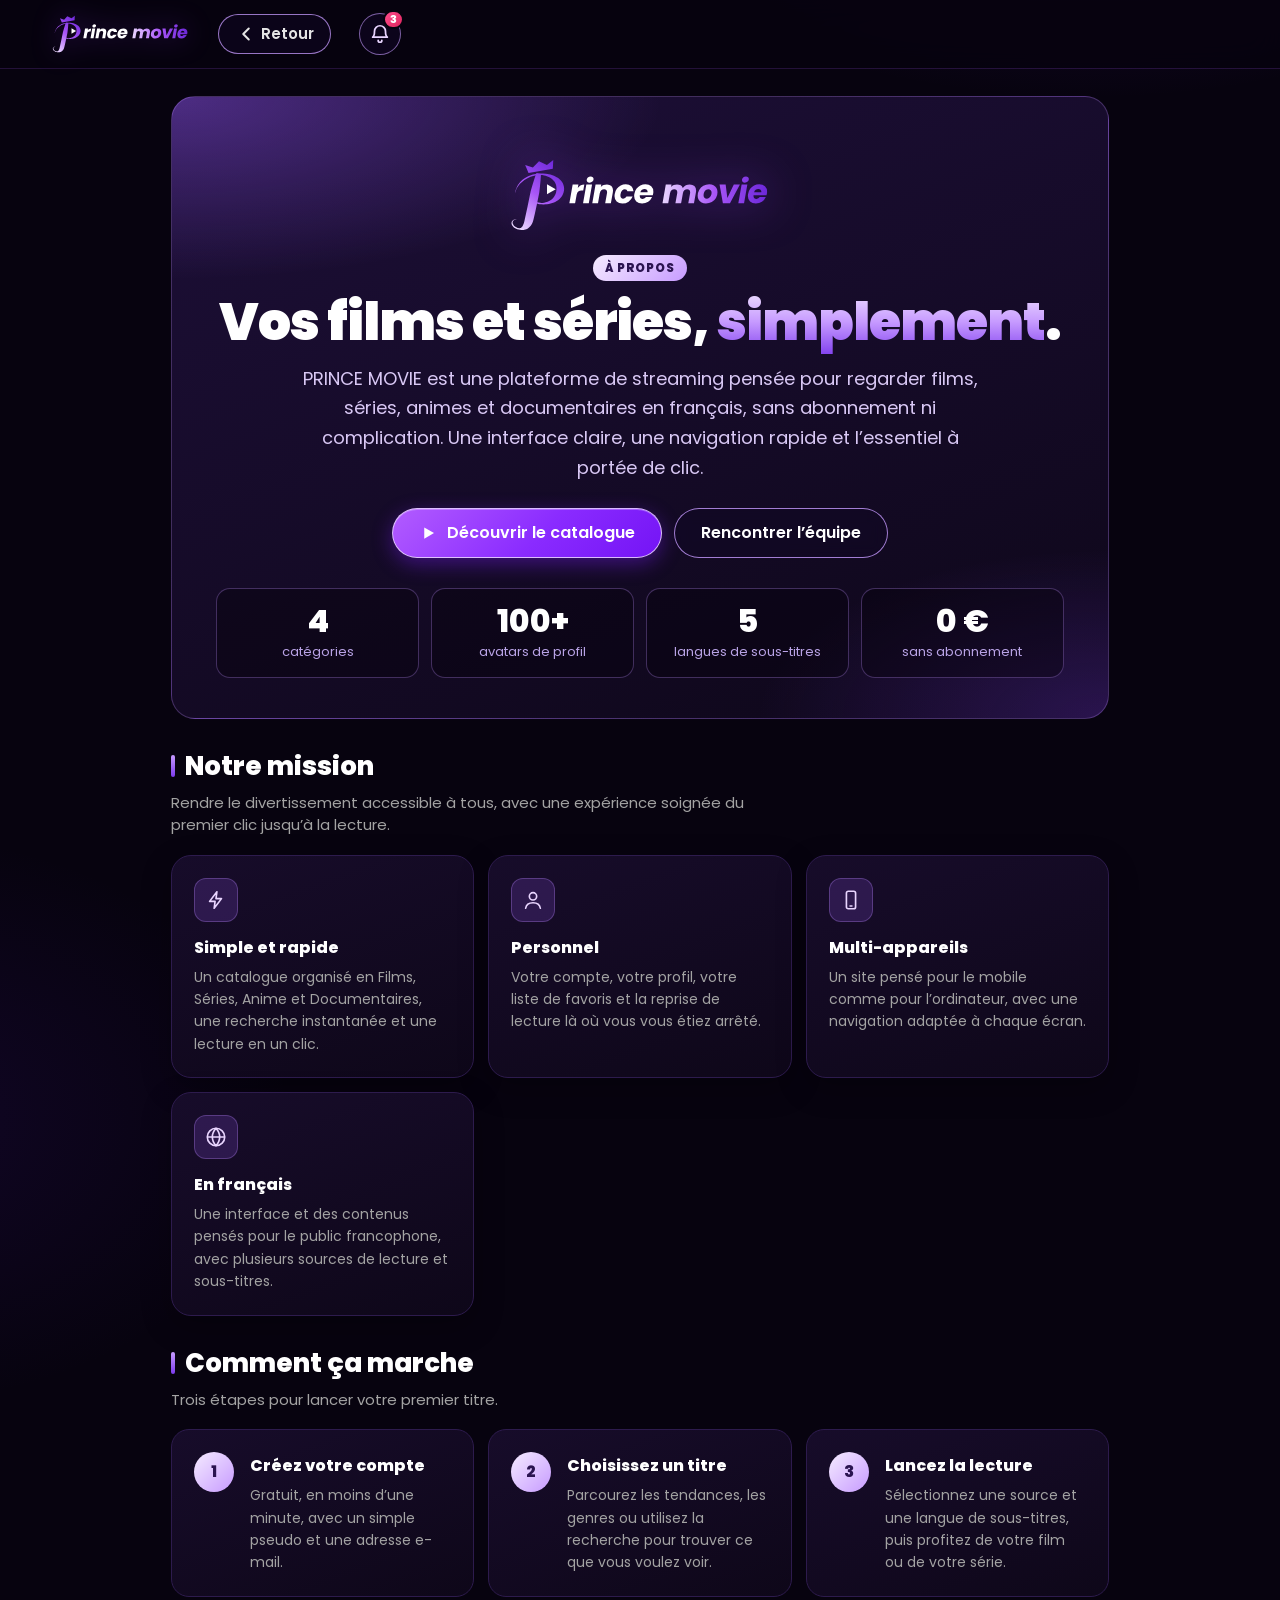
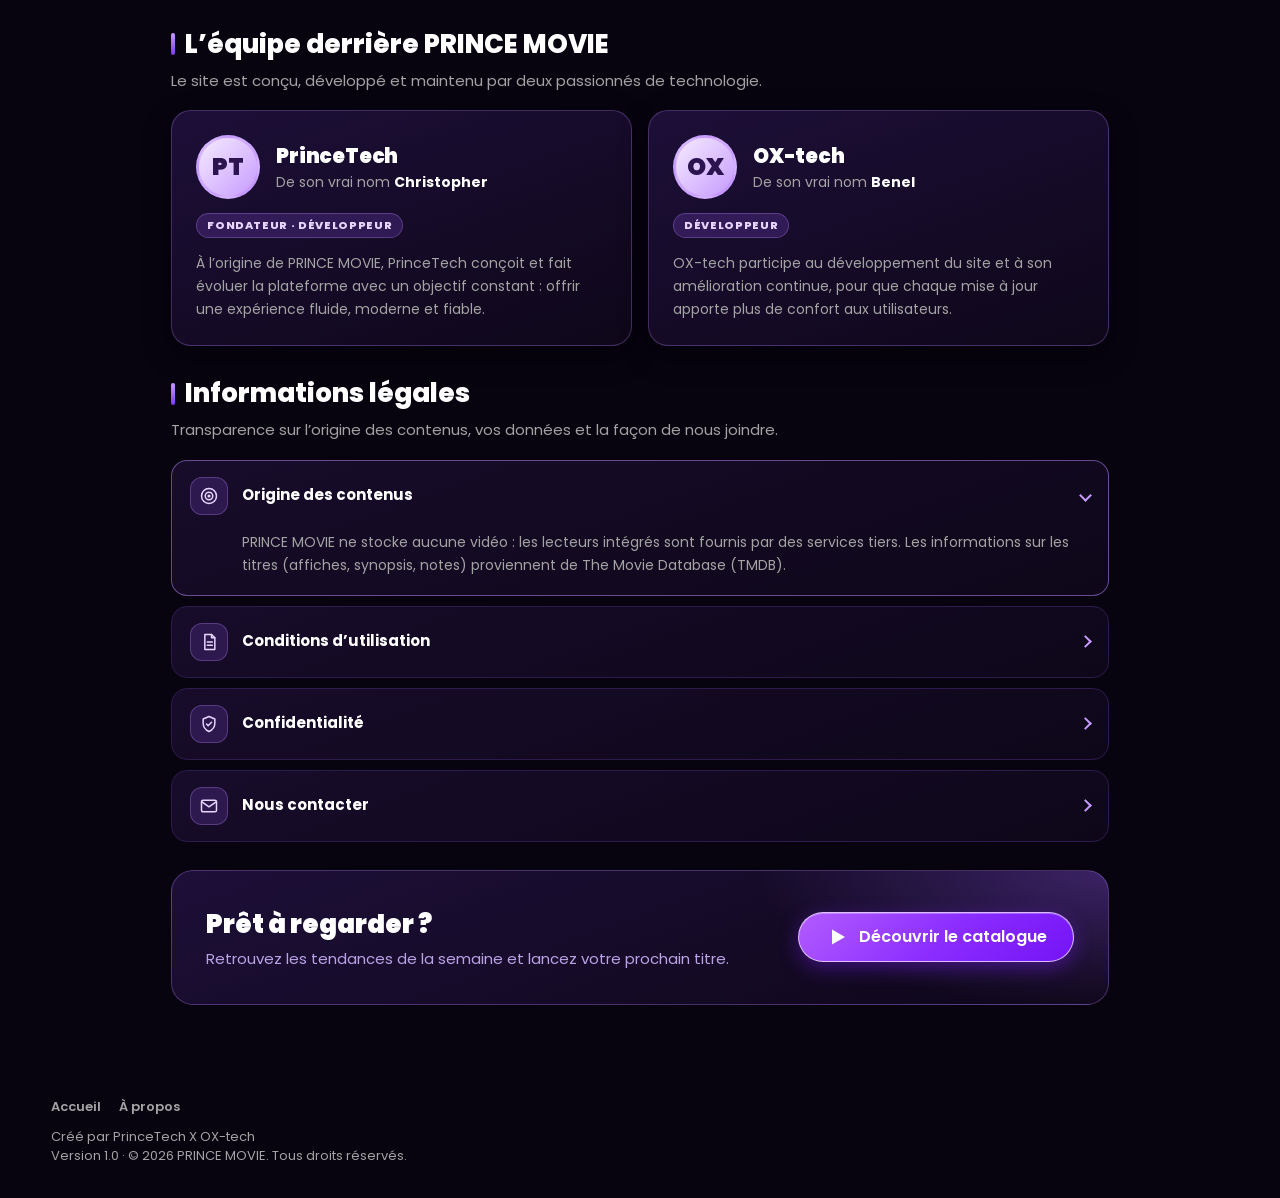
<file: about.html>
<!doctype html>
<html lang="fr">
<head>
  <meta charset="utf-8">
  <meta name="viewport" content="width=device-width, initial-scale=1, viewport-fit=cover">
  <meta name="theme-color" content="#08040f">
  <meta name="description" content="Découvrez PRINCE MOVIE, la plateforme de films et séries en français, développée par PrinceTech (Christopher) et OX-tech (Bénel).">
  <meta property="og:type" content="website">
  <meta property="og:title" content="À propos — PRINCE MOVIE">
  <meta property="og:description" content="Films et séries en français, gratuits et simples d’accès. Développé par PrinceTech et OX-tech.">
  <title>À propos — PRINCE MOVIE</title>
  <link rel="icon" href="logo.svg" type="image/svg+xml">
  <link rel="preconnect" href="https://fonts.googleapis.com">
  <link rel="preconnect" href="https://fonts.gstatic.com" crossorigin>
  <link rel="stylesheet" href="https://fonts.googleapis.com/css2?family=Poppins:ital,wght@0,400;0,500;0,600;0,700;0,800;1,700;1,800&family=Archivo:wght@400;500;600;700;800;900&display=swap">
  <link rel="stylesheet" href="style.css?v=4">
  <link rel="stylesheet" href="about.css?v=1">
  <link rel="stylesheet" href="theme.css?v=1">
  <link rel="stylesheet" href="polish.css?v=1">
  <script src="notifications.js?v=1" defer></script>
</head>
<body data-page="about">
  <header class="topbar is-solid">
    <a class="brand" href="index.html" aria-label="PRINCE MOVIE, accueil"><img class="brand-logo" src="logo-full.svg" alt="" width="151" height="48"></a>
    <a class="back-button" href="index.html"><svg viewBox="0 0 24 24" aria-hidden="true"><path d="m15 18-6-6 6-6"/></svg><span>Retour</span></a>
  </header>

  <main class="about">
    <section class="about-hero" aria-labelledby="about-title">
      <img class="about-logo" src="logo-full.svg" alt="PRINCE MOVIE" width="220" height="70">
      <span class="about-eyebrow">À propos</span>
      <h1 id="about-title">Vos films et séries, <span>simplement</span>.</h1>
      <p class="about-lead">PRINCE MOVIE est une plateforme de streaming pensée pour regarder films, séries, animes et documentaires en français, sans abonnement ni complication. Une interface claire, une navigation rapide et l’essentiel à portée de clic.</p>
      <div class="about-actions">
        <a class="button button-primary" href="index.html"><svg viewBox="0 0 24 24" aria-hidden="true"><path d="M7 4.500v15l13-7.500z"/></svg>Découvrir le catalogue</a>
        <a class="button button-ghost" href="#team-title">Rencontrer l’équipe</a>
      </div>
      <ul class="about-stats" aria-label="Chiffres clés">
        <li><b>4</b><span>catégories</span></li>
        <li><b>100+</b><span>avatars de profil</span></li>
        <li><b>5</b><span>langues de sous-titres</span></li>
        <li><b>0 €</b><span>sans abonnement</span></li>
      </ul>
    </section>

    <section class="about-section" aria-labelledby="mission-title">
      <h2 id="mission-title">Notre mission</h2>
      <p class="about-sub">Rendre le divertissement accessible à tous, avec une expérience soignée du premier clic jusqu’à la lecture.</p>
      <div class="about-grid">
        <article class="a-card"><div class="a-icon"><svg viewBox="0 0 24 24" aria-hidden="true"><path d="M13 3 5 13.500h6L10 21l8-10.500h-6Z"/></svg></div>
          <h3>Simple et rapide</h3>
          <p>Un catalogue organisé en Films, Séries, Anime et Documentaires, une recherche instantanée et une lecture en un clic.</p>
        </article>
        <article class="a-card"><div class="a-icon"><svg viewBox="0 0 24 24" aria-hidden="true"><circle cx="12" cy="8" r="4"/><path d="M4 21c.6-4 3.800-6 8-6s7.400 2 8 6"/></svg></div>
          <h3>Personnel</h3>
          <p>Votre compte, votre profil, votre liste de favoris et la reprise de lecture là où vous vous étiez arrêté.</p>
        </article>
        <article class="a-card"><div class="a-icon"><svg viewBox="0 0 24 24" aria-hidden="true"><rect x="7" y="2.500" width="10" height="19" rx="2"/><path d="M11 18.500h2"/></svg></div>
          <h3>Multi-appareils</h3>
          <p>Un site pensé pour le mobile comme pour l’ordinateur, avec une navigation adaptée à chaque écran.</p>
        </article>
        <article class="a-card"><div class="a-icon"><svg viewBox="0 0 24 24" aria-hidden="true"><circle cx="12" cy="12" r="9.500"/><path d="M3 12h18M12 2.500c2.600 2.800 4 6 4 9.500s-1.400 6.700-4 9.500c-2.600-2.800-4-6-4-9.500s1.400-6.700 4-9.500Z"/></svg></div>
          <h3>En français</h3>
          <p>Une interface et des contenus pensés pour le public francophone, avec plusieurs sources de lecture et sous-titres.</p>
        </article>
      </div>
    </section>

    <section class="about-section" aria-labelledby="how-title">
      <h2 id="how-title">Comment ça marche</h2>
      <p class="about-sub">Trois étapes pour lancer votre premier titre.</p>
      <ol class="about-steps">
        <li><span class="step-n">1</span><div><h3>Créez votre compte</h3><p>Gratuit, en moins d’une minute, avec un simple pseudo et une adresse e-mail.</p></div></li>
        <li><span class="step-n">2</span><div><h3>Choisissez un titre</h3><p>Parcourez les tendances, les genres ou utilisez la recherche pour trouver ce que vous voulez voir.</p></div></li>
        <li><span class="step-n">3</span><div><h3>Lancez la lecture</h3><p>Sélectionnez une source et une langue de sous-titres, puis profitez de votre film ou de votre série.</p></div></li>
      </ol>
    </section>

    <section class="about-section" aria-labelledby="team-title">
      <h2 id="team-title">L’équipe derrière PRINCE MOVIE</h2>
      <p class="about-sub">Le site est conçu, développé et maintenu par deux passionnés de technologie.</p>
      <div class="team">
        <article class="member">
          <div class="member-head">
            <div class="member-avatar" aria-hidden="true">PT</div>
            <div>
              <h3>PrinceTech</h3>
              <p class="member-real">De son vrai nom <strong>Christopher</strong></p>
            </div>
          </div>
          <span class="member-role">Fondateur · Développeur</span>
          <p>À l’origine de PRINCE MOVIE, PrinceTech conçoit et fait évoluer la plateforme avec un objectif constant : offrir une expérience fluide, moderne et fiable.</p>
        </article>
        <article class="member">
          <div class="member-head">
            <div class="member-avatar" aria-hidden="true">OX</div>
            <div>
              <h3>OX-tech</h3>
              <p class="member-real">De son vrai nom <strong>Benel</strong></p>
            </div>
          </div>
          <span class="member-role">Développeur</span>
          <p>OX-tech participe au développement du site et à son amélioration continue, pour que chaque mise à jour apporte plus de confort aux utilisateurs.</p>
        </article>
      </div>
    </section>

    <section class="about-section" aria-labelledby="legal-title">
      <h2 id="legal-title">Informations légales</h2>
      <p class="about-sub">Transparence sur l’origine des contenus, vos données et la façon de nous joindre.</p>
      <div class="about-list">
        <details class="about-row" open>
          <summary><span class="a-ico"><svg viewBox="0 0 24 24" aria-hidden="true"><circle cx="12" cy="12" r="9"/><circle cx="12" cy="12" r="4.500"/><circle cx="12" cy="12" r="1"/></svg></span>Origine des contenus<i aria-hidden="true"></i></summary>
          <p>PRINCE MOVIE ne stocke aucune vidéo : les lecteurs intégrés sont fournis par des services tiers. Les informations sur les titres (affiches, synopsis, notes) proviennent de The Movie Database (TMDB).</p>
        </details>
        <details class="about-row">
          <summary><span class="a-ico"><svg viewBox="0 0 24 24" aria-hidden="true"><path d="M7 3h8l4 4v14H7Z"/><path d="M15 3v4h4M10 12h6M10 16h6"/></svg></span>Conditions d’utilisation<i aria-hidden="true"></i></summary>
          <p>Le site est proposé gratuitement, pour un usage personnel. Les vidéos sont diffusées par des services tiers : leur disponibilité et leur qualité peuvent varier d’une source à l’autre. Nous pouvons modifier ou suspendre le service à tout moment.</p>
        </details>
        <details class="about-row">
          <summary><span class="a-ico"><svg viewBox="0 0 24 24" aria-hidden="true"><path d="M12 3 5 6v5c0 4.500 3 8 7 10 4-2 7-5.500 7-10V6Z"/><path d="m9 12 2 2 4-4"/></svg></span>Confidentialité<i aria-hidden="true"></i></summary>
          <p>Votre profil, vos favoris et votre historique de lecture servent uniquement à personnaliser votre expérience (« Ma liste », « Reprendre la lecture »). Le site affiche des publicités de partenaires, qui peuvent utiliser leurs propres cookies.</p>
        </details>
        <details class="about-row">
          <summary><span class="a-ico"><svg viewBox="0 0 24 24" aria-hidden="true"><rect x="3" y="5" width="18" height="14" rx="2"/><path d="m3.500 7 8.500 6 8.500-6"/></svg></span>Nous contacter<i aria-hidden="true"></i></summary>
          <p>Une question, un problème de lecture ou une suggestion ? Écrivez-nous à <strong>[VOTRE ADRESSE E-MAIL DE CONTACT]</strong>.</p>
        </details>
      </div>
    </section>

    <section class="about-cta" aria-labelledby="cta-title">
      <div>
        <h2 id="cta-title">Prêt à regarder ?</h2>
        <p>Retrouvez les tendances de la semaine et lancez votre prochain titre.</p>
      </div>
      <a class="button button-primary" href="index.html">
        <svg viewBox="0 0 24 24" aria-hidden="true"><path d="M7 4.500v15l13-7.500z"></path></svg>
        Découvrir le catalogue
      </a>
    </section>
  </main>

  <footer class="footer">
    <nav class="footer-links" aria-label="Pied de page"><a href="index.html">Accueil</a><a href="about.html">À propos</a></nav>
    <p class="footer-credit">Créé par PrinceTech X OX-tech</p>
    <p class="footer-credit">Version 1.0 · © 2026 PRINCE MOVIE. Tous droits réservés.</p>
  </footer>
</body>
</html>
</file>
<file: style.css>
/* PRINCE MOVIE — feuille de style
   Fond noir, mauve pour la marque et l’action. Police : Archivo. */

:root {
  --bg: #08040f;
  --raised: #140b22;
  --field: #20142f;
  --line: #31204a;
  --text: #fff;
  --soft: #e5e5e5;
  --muted: #a3a3a3;
  --faint: #737373;
  --red: #8b3dff;
  --green: #46d369;
  --font: "Archivo", "Helvetica Neue", Arial, system-ui, sans-serif;
  --gutter: clamp(16px, 4vw, 56px);
  --header-h: 68px;
  --gold: linear-gradient(180deg, #f5ebff 0%, #c79bff 50%, #7c3aed 100%);
  --card-w: clamp(150px, 14.2vw, 224px);
}

*, *::before, *::after { box-sizing: border-box; }
html { scroll-padding-top: 80px; -webkit-text-size-adjust: 100%; background: var(--bg); }
body {
  margin: 0;
  min-height: 100vh;
  color: var(--soft);
  font-family: var(--font);
  font-size: 16px;
  line-height: 1.5;
  background: var(--bg);
  overflow-x: hidden;
}
img, svg { display: block; max-width: 100%; }
button, input, select { font: inherit; color: inherit; }
button { cursor: pointer; }
a { color: inherit; text-decoration: none; }
[hidden] { display: none !important; }
.sr-only {
  position: absolute; width: 1px; height: 1px; overflow: hidden;
  clip: rect(0, 0, 0, 0); clip-path: inset(50%); white-space: nowrap;
}
:focus-visible { outline: 2px solid #fff; outline-offset: 2px; }

/* ---------- Écran de démarrage ---------- */
.splash-screen {
  position: fixed; inset: 0; z-index: 100;
  display: grid; place-items: center;
  background: var(--bg);
  transition: opacity .5s ease, visibility .5s ease;
}
.splash-screen.is-hidden { opacity: 0; visibility: hidden; pointer-events: none; }
.splash-content { display: grid; justify-items: center; gap: 16px; }
.splash-logo { width: auto; height: 104px; max-width: 86vw; animation: splash-in .7s ease both; }
.splash-spinner { position: relative; width: 112px; height: 2px; margin-top: 6px; overflow: hidden; background: #2c1d44; }
.splash-spinner::after {
  content: ""; position: absolute; inset: 0; width: 40%; background: var(--red);
  animation: splash-slide 1.1s ease-in-out infinite;
}
@keyframes splash-in { from { opacity: 0; transform: translateY(8px); } to { opacity: 1; transform: none; } }
@keyframes splash-slide { from { transform: translateX(-100%); } to { transform: translateX(280%); } }

/* ---------- Logo en texte ---------- */
.wordmark {
  font-family: "Poppins", "Archivo", system-ui, sans-serif; font-style: italic;
  font-weight: 700; letter-spacing: -.02em; line-height: 1; white-space: nowrap;
  color: #fff; font-size: 25px;
}
.w-movie {
  padding-right: .1em;
  background: linear-gradient(90deg, #ffd35a 0%, #ff8a3d 48%, #ff3d6e 100%);
  -webkit-background-clip: text; background-clip: text; color: transparent; -webkit-text-fill-color: transparent;
}

/* ---------- En-tête ---------- */
.topbar {
  position: fixed; top: 0; left: 0; right: 0; z-index: 50;
  display: flex; align-items: center; gap: 12px 32px;
  min-height: var(--header-h); padding: 10px var(--gutter);
  background: linear-gradient(180deg, rgba(0, 0, 0, .8) 0%, rgba(0, 0, 0, 0) 100%);
  transition: background-color .3s ease;
}
.topbar.is-solid { background: var(--bg); }
.brand { display: inline-flex; align-items: center; gap: 6px; flex: 0 0 auto; }
.brand-mark { width: 40px; height: 40px; }
.brand-logo { display: block; width: auto; height: 48px; }

.main-nav { display: flex; gap: 22px; }
.nav-link {
  padding: 6px 0; border: 0; background: none;
  color: var(--soft); font-size: 14.5px; font-weight: 500;
  transition: color .15s ease;
}
.nav-link:hover { color: var(--muted); }
.nav-link.is-active { color: var(--text); font-weight: 700; }

/* Recherche : une loupe qui s'ouvre au clic */
.search-form {
  position: relative; display: flex; align-items: center; margin-left: auto;
  height: 38px; padding: 0 10px; border: 1px solid transparent;
  transition: border-color .2s ease, background-color .2s ease;
}
.search-form svg { width: 22px; height: 22px; flex: 0 0 auto; fill: none; stroke: #fff; stroke-width: 2; stroke-linecap: round; cursor: pointer; }
.search-form input {
  width: 0; min-width: 0; height: 100%; padding: 0; border: 0; outline: 0; background: none;
  color: #fff; font-size: 14.5px; transition: width .25s ease, padding .25s ease;
}
.search-form:focus-within,
.search-form:has(input:not(:placeholder-shown)) {
  border-color: rgba(255, 255, 255, .85); background: rgba(0, 0, 0, .75);
}
.search-form:focus-within input,
.search-form input:not(:placeholder-shown) { width: min(230px, 52vw); padding: 0 8px 0 10px; }
.search-form input::placeholder { color: var(--faint); }
.search-form input::-webkit-search-cancel-button { display: none; }
.clear-search { border: 0; background: none; color: var(--muted); font-size: 22px; line-height: 1; padding: 0 2px; }
.clear-search:hover { color: #fff; }

/* ---------- Boutons ---------- */
.button {
  display: inline-flex; align-items: center; justify-content: center; gap: 10px;
  height: 46px; padding: 0 26px; border: 0; border-radius: 4px;
  font-size: 17px; font-weight: 700; white-space: nowrap;
  transition: background-color .15s ease, opacity .15s ease;
}
.button svg { width: 24px; height: 24px; fill: currentColor; }
.button svg.icon-stroke { fill: none; stroke: currentColor; stroke-width: 2; stroke-linecap: round; }
.button-primary { color: #000; background: #fff; }
.button-primary:hover { background: rgba(255, 255, 255, .75); }
.button-primary:disabled { opacity: .4; cursor: not-allowed; background: #fff; }
.button-ghost { color: #fff; background: rgba(109, 109, 110, .7); }
.button-ghost:hover { background: rgba(109, 109, 110, .45); }
.button-small { height: 38px; padding: 0 16px; font-size: 14px; }
.button-small svg { width: 18px; height: 18px; }

/* ---------- À la une ---------- */
.billboard {
  position: relative; isolation: isolate; display: flex; align-items: flex-end;
  min-height: clamp(520px, 86svh, 860px); overflow: hidden;
  padding: calc(var(--header-h) + 24px) var(--gutter) clamp(36px, 5vw, 72px);
  background: linear-gradient(135deg, var(--from, #20142f), var(--to, #08040f));
}
.billboard-media { position: absolute; inset: 0; z-index: -2; }
.billboard-media img {
  position: absolute; inset: 0; width: 100%; height: 100%; object-fit: cover; object-position: center 22%;
  opacity: 0; transition: opacity .9s ease;
}
.billboard-media img.is-current { opacity: 1; }
.billboard::before {
  content: ""; position: absolute; inset: 0; z-index: -1;
  background:
    linear-gradient(0deg, var(--bg) 1%, rgba(8, 4, 15, 0) 46%),
    linear-gradient(77deg, rgba(0, 0, 0, .78) 0%, rgba(0, 0, 0, 0) 68%);
}
.billboard-copy { width: min(100%, 600px); }
.billboard-eyebrow {
  display: flex; align-items: center; gap: 10px; margin: 0 0 12px;
  color: var(--soft); font-size: 13px; font-weight: 700; letter-spacing: .32em; text-transform: uppercase;
}
.billboard-eyebrow img { width: 24px; height: 24px; }
.billboard h2 {
  margin: 0; font-weight: 800; color: #fff;
  font-size: clamp(2.1rem, 5.4vw, 4.4rem); line-height: 1.04; letter-spacing: -.015em;
  display: -webkit-box; -webkit-box-orient: vertical; -webkit-line-clamp: 3; overflow: hidden;
  text-wrap: balance;
}
.billboard-meta { display: flex; flex-wrap: wrap; align-items: center; gap: 8px 12px; margin: 14px 0 0; font-size: 17px; color: #d6d6d6; }
.billboard-meta:empty { display: none; }
.meta-badge {
  padding: 0 8px; border: 1px solid rgba(255, 255, 255, .5); border-radius: 4px;
  color: #fff; font-size: 13px; font-weight: 700; line-height: 1.7;
}
.billboard-overview {
  display: -webkit-box; -webkit-box-orient: vertical; -webkit-line-clamp: 3; overflow: hidden;
  max-width: 52ch; margin: 14px 0 12px; color: #f0f0f0; font-size: clamp(15px, 1.5vw, 18px); line-height: 1.5;
  text-shadow: 0 1px 8px rgba(0, 0, 0, .6);
}
.billboard-genres { margin: 0 0 22px; color: var(--muted); font-size: 15px; }
.billboard-genres[hidden] + .billboard-actions { margin-top: 10px; }
.billboard-actions { display: flex; flex-wrap: wrap; gap: 12px; }
.hero-dots { display: flex; gap: 6px; margin-top: 34px; }
.hero-dot {
  position: relative; width: 26px; height: 4px; padding: 0; border: 0; border-radius: 2px;
  background: rgba(255, 255, 255, .32); transition: width .3s ease, background-color .3s ease;
}
.hero-dot::after { content: ""; position: absolute; inset: -12px 0; }
.hero-dot.is-active { width: 48px; background: #fff; }

/* ---------- Catalogue ---------- */
.shell { position: relative; z-index: 2; margin-top: calc(-1 * clamp(8px, 2vw, 32px)); padding-bottom: 56px; }
main.is-plain .shell { margin-top: 0; padding-top: calc(var(--header-h) + 28px); }
.catalogue { scroll-margin-top: calc(var(--header-h) + 8px); }
.catalogue-heading { display: flex; align-items: baseline; justify-content: space-between; gap: 16px; margin: 0 0 18px; padding: 0 var(--gutter); }
.catalogue-heading h2 { margin: 0; font-size: clamp(1.5rem, 3.4vw, 2.2rem); font-weight: 800; color: #fff; line-height: 1.05; }
.catalogue-count { flex: 0 0 auto; color: var(--faint); font-size: 14px; white-space: nowrap; }
.notice {
  margin: 0 var(--gutter) 18px; padding: 12px 16px; border-radius: 4px;
  color: var(--soft); background: var(--field); font-size: 14px;
}
.empty-state { grid-column: 1 / -1; padding: 56px var(--gutter); color: var(--muted); text-align: center; }

/* Rangées */
.row { margin: 0 0 clamp(8px, 1.6vw, 20px); }
.row-title { margin: 0 var(--gutter) 2px; color: #fff; font-size: clamp(1.2rem, 2vw, 1.6rem); font-weight: 700; line-height: 1.2; }
.row-viewport { position: relative; }
.row-track {
  display: flex; gap: 6px; overflow-x: auto; overscroll-behavior-x: contain;
  padding: 14px var(--gutter) 30px; scroll-padding-left: var(--gutter);
  scroll-snap-type: x proximity; scrollbar-width: none; -webkit-overflow-scrolling: touch;
}
.row-track::-webkit-scrollbar { display: none; }
.row-track > * { flex: 0 0 var(--card-w); scroll-snap-align: start; }
.row-arrow {
  position: absolute; top: 14px; bottom: 30px; z-index: 3; width: var(--gutter); min-width: 40px;
  display: none; align-items: center; justify-content: center; border: 0; padding: 0;
  color: #fff; background: rgba(8, 4, 15, .7); opacity: 0; transition: opacity .2s ease, background-color .2s ease;
}
.row-arrow svg { width: 28px; height: 28px; fill: none; stroke: currentColor; stroke-width: 2.4; stroke-linecap: round; stroke-linejoin: round; }
.row-arrow-prev { left: 0; }
.row-arrow-next { right: 0; }
.row-arrow:hover { background: rgba(8, 4, 15, .9); }
@media (hover: hover) {
  .row-arrow { display: flex; }
  .row-viewport:hover .row-arrow { opacity: 1; }
  .row-viewport.at-start .row-arrow-prev, .row-viewport.at-end .row-arrow-next { display: none; }
}

/* Top 10 : grands numéros contournés derrière l'affiche */
.row-track > .rank-card { flex: 0 0 auto; display: flex; align-items: flex-end; }
.rank-num {
  position: relative; z-index: 0; margin-right: calc(var(--card-w) * -.17); padding-bottom: 2px;
  font-size: calc(var(--card-w) * 1.2); font-weight: 900; line-height: .8; letter-spacing: -.06em;
  color: transparent; -webkit-text-stroke: 3px #5c5c5c; user-select: none;
}
.rank-card .media-card { position: relative; z-index: 1; flex: 0 0 var(--card-w); width: var(--card-w); }
.rank-card .card-meta { display: none; }

/* Grille (résultats de recherche) */
.poster-grid {
  display: grid; grid-template-columns: repeat(auto-fill, minmax(clamp(120px, 15vw, 190px), 1fr));
  gap: 26px 8px; padding: 0 var(--gutter);
}

/* Cartes */
.media-card { min-width: 0; }
.poster {
  position: relative; display: block; width: 100%; aspect-ratio: 2 / 3; padding: 0; overflow: hidden;
  border: 0; border-radius: 4px; background: var(--raised);
  transition: transform .25s ease, box-shadow .25s ease;
}
.poster img { width: 100%; height: 100%; object-fit: cover; }
.poster-fallback {
  display: grid; place-items: center; width: 100%; height: 100%; padding: 14px; text-align: center;
  background: linear-gradient(160deg, var(--from, #20142f), var(--to, #0d0716));
}
.poster-fallback span { font-weight: 800; font-size: 18px; line-height: 1.1; text-wrap: balance; }
.poster-type {
  position: absolute; top: 6px; left: 6px; padding: 1px 6px; border-radius: 2px;
  background: var(--red); color: #fff; font-size: 11px; font-weight: 700; line-height: 1.5;
}
.poster::after {
  content: ""; position: absolute; inset: 0; opacity: 0; transition: opacity .2s ease;
  background: linear-gradient(0deg, rgba(0, 0, 0, .85) 0%, rgba(0, 0, 0, 0) 55%);
}
.poster-play {
  position: absolute; left: 10px; bottom: 10px; z-index: 1; display: grid; place-items: center;
  width: 36px; height: 36px; border: 2px solid rgba(255, 255, 255, .85); border-radius: 50%;
  background: rgba(0, 0, 0, .5); opacity: 0; transition: opacity .2s ease;
}
.poster-play svg { width: 16px; height: 16px; margin-left: 2px; fill: #fff; }
.poster:focus-visible::after, .poster:focus-visible .poster-play { opacity: 1; }
@media (hover: hover) {
  .poster:hover { transform: scale(1.07); box-shadow: 0 10px 28px rgba(0, 0, 0, .65); z-index: 4; }
  .poster:hover::after, .poster:hover .poster-play { opacity: 1; }
}
.card-meta { margin-top: 8px; padding-right: 4px; }
.card-title {
  display: -webkit-box; -webkit-box-orient: vertical; -webkit-line-clamp: 1; overflow: hidden;
  color: var(--soft); font-size: 13.5px; font-weight: 600; line-height: 1.3;
}
.card-year { display: block; color: var(--faint); font-size: 12.5px; }

.skeleton { aspect-ratio: 2 / 3; border-radius: 4px; background: linear-gradient(90deg, #120a1e 25%, #262626 50%, #120a1e 75%); background-size: 220% 100%; animation: shimmer 1.4s linear infinite; }
.row-title-skeleton { width: 220px; height: 22px; margin: 0 var(--gutter); border-radius: 3px; background: #140b22; }
@keyframes shimmer { from { background-position: 120% 0; } to { background-position: -120% 0; } }

/* ---------- Fenêtre « Plus d'infos » ---------- */
.info {
  width: min(720px, calc(100vw - 24px)); max-height: calc(100dvh - 24px); padding: 0; border: 0; border-radius: 10px;
  overflow: auto; color: var(--soft); background: #0f0818; box-shadow: 0 24px 70px rgba(0, 0, 0, .75);
}
.info::backdrop { background: rgba(0, 0, 0, .75); }
.info-media { position: relative; aspect-ratio: 16 / 9; background: linear-gradient(135deg, var(--from, #20142f), var(--to, #08040f)); }
.info-media img { width: 100%; height: 100%; object-fit: cover; }
.info-media::after { content: ""; position: absolute; inset: 0; background: linear-gradient(0deg, #0f0818 2%, rgba(24, 24, 24, 0) 58%); }
.info-close {
  position: absolute; top: 12px; right: 12px; z-index: 2; display: grid; place-items: center;
  width: 38px; height: 38px; padding: 0; border: 0; border-radius: 50%; color: #fff; background: rgba(8, 4, 15, .85);
}
.info-close svg { width: 18px; height: 18px; fill: none; stroke: currentColor; stroke-width: 2.4; stroke-linecap: round; }
.info-body { position: relative; z-index: 1; margin-top: -44px; padding: 0 clamp(18px, 4vw, 32px) 28px; }
.info h2 { margin: 0; color: #fff; font-size: clamp(1.7rem, 4vw, 2.4rem); font-weight: 800; line-height: 1.05; letter-spacing: -.01em; }
.info-overview { margin: 14px 0 10px; font-size: 16px; line-height: 1.6; }
.info .billboard-genres { margin-bottom: 20px; }

/* ---------- Barre du bas (mobile) ---------- */
.tabbar { display: none; }

/* ---------- Pied de page ---------- */
.footer {
  padding: 28px var(--gutter) calc(32px + env(safe-area-inset-bottom));
  color: var(--faint); font-size: 13px;
}
.footer p { margin: 0 0 8px; max-width: 62ch; }
.footer .footer-credit { margin: 0; color: var(--muted); }

/* ---------- Page de lecture ---------- */
.player-topbar { position: sticky; background: var(--bg); }
.player-topbar .back-button { margin-left: auto; }
.back-button {
  display: inline-flex; align-items: center; gap: 4px; padding: 8px 4px;
  color: var(--soft); font-size: 15px; font-weight: 600; transition: color .15s ease;
}
.back-button:hover { color: #fff; }
.back-button svg { width: 22px; height: 22px; fill: none; stroke: currentColor; stroke-width: 2.2; stroke-linecap: round; stroke-linejoin: round; }

.watch-page { width: min(100%, 1280px); margin: 0 auto; padding: 8px var(--gutter) 56px; }
.cinema-frame {
  position: relative; width: 100%; aspect-ratio: 16 / 9; min-height: 220px; max-height: 78vh;
  overflow: hidden; background: #000;
}
.cinema-frame iframe { position: absolute; inset: 0; width: 100%; height: 100%; border: 0; background: #000; }
.cinema-empty {
  position: absolute; inset: 0; display: grid; place-content: center; justify-items: center; gap: 6px; padding: 24px; text-align: center;
}
.cinema-logo { width: 48px; height: 48px; margin-bottom: 8px; border-radius: 11px; }
.cinema-title { margin: 0; color: #fff; font-size: 18px; font-weight: 700; }
.cinema-description { max-width: 46ch; margin: 0; color: var(--muted); font-size: 14.5px; }
.cinema-empty.is-error .cinema-title { color: #ff7a7a; }
.loader-bars { display: flex; align-items: flex-end; gap: 4px; height: 22px; margin-top: 14px; }
.loader-bars i { width: 4px; height: 100%; background: var(--red); transform-origin: bottom; animation: bars 1s ease-in-out infinite; }
.loader-bars i:nth-child(2) { animation-delay: .12s; }
.loader-bars i:nth-child(3) { animation-delay: .24s; }
.loader-bars i:nth-child(4) { animation-delay: .36s; }
.loader-bars i:nth-child(5) { animation-delay: .48s; }
@keyframes bars { 0%, 100% { transform: scaleY(.25); } 50% { transform: scaleY(1); } }

.watch-heading { display: flex; flex-wrap: wrap; align-items: flex-start; justify-content: space-between; gap: 14px 24px; margin: 22px 0 0; }
.watch-heading h1 { margin: 0; color: #fff; font-weight: 800; font-size: clamp(1.8rem, 4.6vw, 2.9rem); line-height: 1.05; letter-spacing: -.015em; text-wrap: balance; }
.watch-subtitle { margin: 8px 0 0; color: var(--muted); font-size: 15px; }
.watch-side { display: flex; flex-wrap: wrap; align-items: center; gap: 10px 16px; }
.source-status { display: inline-flex; align-items: center; gap: 8px; color: var(--muted); font-size: 13.5px; }
.status-indicator { width: 8px; height: 8px; flex: 0 0 auto; border-radius: 50%; background: var(--green); }
.source-status.is-error { color: #ff9a9a; }
.source-status.is-error .status-indicator { background: var(--red); }

.watch-toolbar { margin-top: 26px; padding-top: 22px; border-top: 1px solid var(--line); }
.control-grid { display: grid; grid-template-columns: repeat(auto-fit, minmax(170px, 1fr)); gap: 16px; }
.episode-controls { display: contents; }
.field label { display: block; margin-bottom: 6px; color: var(--muted); font-size: 13px; font-weight: 600; }
.field select {
  width: 100%; height: 44px; padding: 0 38px 0 12px; border: 1px solid #454545; border-radius: 3px;
  background: var(--field) url("data:image/svg+xml,%3Csvg xmlns='http://www.w3.org/2000/svg' viewBox='0 0 24 24' fill='none' stroke='%23a3a3a3' stroke-width='2.2' stroke-linecap='round' stroke-linejoin='round'%3E%3Cpath d='m6 9 6 6 6-6'/%3E%3C/svg%3E") no-repeat right 10px center / 18px;
  -webkit-appearance: none; appearance: none; font-size: 15px; text-overflow: ellipsis;
  transition: border-color .15s ease;
}
.field select:hover:not(:disabled) { border-color: #8a8a8a; }
.field select:disabled { color: var(--faint); opacity: .7; }
.episode-controls .button { align-self: end; }
.player-tip { margin: 16px 0 0; color: var(--faint); font-size: 13.5px; max-width: 80ch; }

/* ---------- Mobile ---------- */
@media (max-width: 820px) {
  :root { --header-h: 64px; --card-w: clamp(112px, 34vw, 160px); }
  body:has(> .tabbar) { padding-bottom: calc(64px + env(safe-area-inset-bottom)); }
  .topbar:not(.player-topbar) .main-nav { display: none; }
  .wordmark { font-size: 22px; }
  .brand-logo { height: 42px; }
  .billboard { min-height: clamp(500px, 78svh, 680px); padding-bottom: 28px; }
  .billboard::before { background: linear-gradient(0deg, var(--bg) 1%, rgba(8, 4, 15, .7) 40%, rgba(0, 0, 0, .35) 100%); }
  .billboard-media img { object-position: 58% 18%; }
  .billboard-overview { -webkit-line-clamp: 2; }
  .billboard-actions .button { flex: 0 0 auto; padding: 0 22px; font-size: 16px; }
  .hero-dots { margin-top: 26px; }
  .player-topbar { --header-h: 60px; }
  .poster-grid { grid-template-columns: repeat(3, minmax(0, 1fr)); }
  .tabbar {
    position: fixed; left: 0; right: 0; bottom: 0; z-index: 60; display: grid; grid-template-columns: repeat(4, 1fr);
    padding: 6px 4px calc(6px + env(safe-area-inset-bottom));
    background: rgba(8, 4, 15, .97); border-top: 1px solid #2c1d44;
  }
  .tab {
    display: grid; justify-items: center; gap: 3px; padding: 6px 0; border: 0; background: none;
    color: #8c8c8c; font-size: 11.5px; font-weight: 600;
  }
  .tab svg { width: 24px; height: 24px; fill: none; stroke: currentColor; stroke-width: 1.8; stroke-linecap: round; stroke-linejoin: round; }
  .tab.is-active { color: #fff; }
  .tab.is-active svg { stroke-width: 2.2; }
}
@media (max-width: 520px) {
  .poster-grid { grid-template-columns: repeat(2, minmax(0, 1fr)); gap: 22px 8px; }
  .control-grid { grid-template-columns: 1fr 1fr; gap: 14px; }
  .control-grid > .field:first-child { grid-column: 1 / -1; }
  .episode-controls .button { grid-column: 1 / -1; }
  .watch-page { padding-inline: 0; }
  .watch-heading, .watch-toolbar { margin-inline: var(--gutter); }
}

@media (prefers-reduced-motion: reduce) {
  *, *::before, *::after { animation-duration: .01ms !important; animation-iteration-count: 1 !important; transition-duration: .01ms !important; }
}

.no-splash .splash-screen { display: none; }

/* Plein écran du lecteur */
.fs-exit {
  position: absolute; top: 12px; left: 12px; z-index: 5; display: inline-flex; align-items: center; gap: 6px;
  padding: 8px 14px 8px 10px; border: 0; border-radius: 4px;
  background: rgba(0, 0, 0, .7); color: #fff; font-size: 13px; font-weight: 600;
}
.fs-exit[hidden] { display: none; }
.fs-exit svg { width: 16px; height: 16px; fill: none; stroke: currentColor; stroke-width: 2.4; stroke-linecap: round; }
.cinema-frame:fullscreen, .cinema-frame:-webkit-full-screen {
  width: 100vw; height: 100vh; max-height: none; aspect-ratio: auto;
}
.cinema-frame.is-pseudo-fullscreen {
  position: fixed; inset: 0; z-index: 1000; width: 100vw; height: 100vh; height: 100dvh;
  max-height: none; min-height: 0; aspect-ratio: auto;
}
body.has-fullscreen { overflow: hidden; }

/* Icônes vectorielles */
.ic{width:1.1em;height:1.1em;fill:none;stroke:currentColor;stroke-width:1.8;stroke-linecap:round;stroke-linejoin:round;vertical-align:-.18em}
.eye .ic{width:20px;height:20px;margin:auto}.admin-chip .ic,.admin-tag .ic{color:#e9d5ff}
</file>
<file: about.css>
/* PRINCE MOVIE — page À propos */
.about { max-width: 1040px; margin: 0 auto; padding: calc(var(--header-h) + 28px) var(--gutter) 64px; }
.about-hero { position: relative; overflow: hidden; margin: 0 0 28px; padding: clamp(28px, 6vw, 56px) clamp(20px, 4vw, 44px); border-radius: 24px; border: 1px solid rgba(190, 140, 255, .28);
  background: radial-gradient(700px 260px at 0% 0%, rgba(155, 92, 255, .38), transparent 70%), radial-gradient(500px 240px at 100% 100%, rgba(124, 58, 237, .25), transparent 70%), linear-gradient(160deg, #1d0f38, #0e0719); }
.about-eyebrow { display: inline-block; margin: 0 0 14px; padding: 4px 12px; border-radius: 999px; font-size: 12px; font-weight: 800; letter-spacing: .08em; text-transform: uppercase; color: #2b1450; background: linear-gradient(135deg, #f5ebff, #c79bff); }
.about-hero h1 { margin: 0 0 14px; color: #fff; font-size: clamp(30px, 5.4vw, 52px); font-weight: 900; line-height: 1.05; letter-spacing: -.02em; }
.about-hero h1 span { background: var(--gold); -webkit-background-clip: text; background-clip: text; color: transparent; }
.about-lead { margin: 0; max-width: 62ch; color: #d9c8f5; font-size: clamp(15px, 2vw, 18px); line-height: 1.65; }

.about-section { margin: 0 0 28px; }
.about-section > h2 { display: flex; align-items: center; gap: 10px; margin: 0 0 6px; color: #fff; font-size: clamp(20px, 2.6vw, 26px); font-weight: 800; }
.about-section > h2::before { content: ""; width: 4px; height: 22px; border-radius: 2px; background: linear-gradient(#c79bff, #7c3aed); }
.about-sub { margin: 0 0 18px; max-width: 70ch; color: var(--muted); font-size: 15px; }

.about-grid { display: grid; grid-template-columns: repeat(auto-fit, minmax(230px, 1fr)); gap: 14px; }
.a-card { padding: 22px; border-radius: 18px; background: linear-gradient(160deg, #170c2a, #0e0719); border: 1px solid var(--line); box-shadow: 0 10px 30px rgba(0, 0, 0, .25); transition: border-color .2s, transform .2s; }
.a-card:hover { border-color: rgba(190, 140, 255, .5); transform: translateY(-2px); }
.a-card .a-icon { display: grid; place-items: center; width: 44px; height: 44px; margin-bottom: 14px; border-radius: 12px; color: #e9d5ff; background: rgba(155, 92, 255, .18); border: 1px solid rgba(190, 140, 255, .3); }
.a-card .a-icon svg { width: 22px; height: 22px; fill: none; stroke: currentColor; stroke-width: 1.8; stroke-linecap: round; stroke-linejoin: round; }
.a-card h3 { margin: 0 0 6px; color: #fff; font-size: 16px; font-weight: 800; }
.a-card p { margin: 0; color: var(--muted); font-size: 14px; line-height: 1.6; }

.team { display: grid; grid-template-columns: repeat(auto-fit, minmax(280px, 1fr)); gap: 16px; }
.member { display: flex; flex-direction: column; gap: 14px; padding: 24px; border-radius: 20px; background: linear-gradient(160deg, #1d0f38, #0e0719); border: 1px solid rgba(190, 140, 255, .28); box-shadow: 0 10px 30px rgba(0, 0, 0, .25); }
.member-head { display: flex; align-items: center; gap: 16px; }
.member-avatar { display: grid; place-items: center; flex: none; width: 64px; height: 64px; border-radius: 50%; color: #2b1450; font-size: 24px; font-weight: 900; background: linear-gradient(135deg, #f5ebff, #c79bff); border: 3px solid rgba(190, 140, 255, .5); }
.member h3 { margin: 0; color: #fff; font-size: 20px; font-weight: 900; letter-spacing: -.01em; }
.member-real { margin: 2px 0 0; color: #b9a3e6; font-size: 14px; }
.member-real strong { color: #fff; }
.member-role { align-self: flex-start; padding: 3px 10px; border-radius: 999px; font-size: 11px; font-weight: 800; letter-spacing: .06em; text-transform: uppercase; color: #e9d5ff; background: rgba(155, 92, 255, .2); border: 1px solid rgba(190, 140, 255, .3); }
.member p { margin: 0; color: var(--muted); font-size: 14px; line-height: 1.65; }

.about-note { padding: 20px 22px; border-radius: 16px; color: #cdb6f5; font-size: 14px; line-height: 1.65; background: rgba(155, 92, 255, .08); border: 1px solid rgba(190, 140, 255, .22); }
.about-note strong { color: #fff; }
.about-cta { display: flex; flex-wrap: wrap; align-items: center; justify-content: space-between; gap: 18px; padding: clamp(22px, 4vw, 34px); border-radius: 22px; border: 1px solid rgba(190, 140, 255, .3);
  background: radial-gradient(500px 200px at 100% 0%, rgba(155, 92, 255, .3), transparent 70%), linear-gradient(160deg, #1d0f38, #0e0719); }
.about-cta h2 { margin: 0 0 4px; color: #fff; font-size: clamp(20px, 3vw, 26px); font-weight: 900; }
.about-cta p { margin: 0; color: #b9a3e6; font-size: 15px; }
.footer-links { display: flex; flex-wrap: wrap; gap: 6px 18px; margin: 0 0 10px; }
.footer-links a { color: var(--muted); font-weight: 600; }
.footer-links a:hover { color: #fff; }
@media (max-width: 560px) { .member-head { align-items: flex-start; } .about-cta .button { width: 100%; justify-content: center; } }
@media (prefers-reduced-motion: reduce) { .a-card { transition: none; } .a-card:hover { transform: none; } }

/* ---------- Version professionnelle ---------- */
.about-hero { padding-bottom: clamp(24px, 4vw, 40px); }
.about-actions { display: flex; flex-wrap: wrap; gap: 12px; margin: 26px 0 0; }
.about-actions .button svg { width: 18px; height: 18px; fill: currentColor; }
.about-stats { display: grid; grid-template-columns: repeat(auto-fit, minmax(130px, 1fr)); gap: 12px; margin: 30px 0 0; padding: 0; list-style: none; }
.about-stats li { padding: 14px 16px; border-radius: 14px; background: rgba(8, 4, 15, .45); border: 1px solid rgba(190, 140, 255, .3); }
.about-stats b { display: block; color: #fff; font-size: clamp(24px, 3.4vw, 32px); font-weight: 800; line-height: 1.1; }
.about-stats span { color: #b9a3e6; font-size: 13px; }
.a-card { border-width: 1.5px; }
.about-steps { display: grid; grid-template-columns: repeat(auto-fit, minmax(260px, 1fr)); gap: 14px; margin: 0; padding: 0; list-style: none; counter-reset: s; }
.about-steps li { display: flex; gap: 16px; padding: 22px; border-radius: 18px; background: linear-gradient(160deg, #170c2a, #0e0719); border: 1.5px solid var(--line); }
.step-n { display: grid; place-items: center; flex: none; width: 40px; height: 40px; border-radius: 50%; color: #2b1450; font-weight: 800; background: linear-gradient(135deg, #f5ebff, #c79bff); }
.about-steps h3 { margin: 2px 0 6px; color: #fff; font-size: 16px; font-weight: 800; }
.about-steps p { margin: 0; color: var(--muted); font-size: 14px; line-height: 1.6; }
.member { border-width: 1.5px; }
.about-note { border-width: 1.5px; }
@media (max-width: 560px) { .about-actions .button { flex: 1 1 100%; justify-content: center; } }

/* ---------- Style application : logo et liste d'informations ---------- */
.about-hero { text-align: center; }
.about-hero .about-lead { margin-left: auto; margin-right: auto; }
.about-logo { display: block; width: auto; height: clamp(56px, 11vw, 84px); margin: 0 auto 18px; filter: drop-shadow(0 0 22px rgba(155, 61, 255, .5)); }
.about-actions { justify-content: center; }
.about-list { display: grid; gap: 10px; }
.about-row { border-radius: 16px; background: linear-gradient(160deg, #170c2a, #0e0719); border: 1.5px solid var(--line); overflow: hidden; }
.about-row[open] { border-color: rgba(190, 140, 255, .5); }
.about-row summary { display: flex; align-items: center; gap: 14px; padding: 16px 18px; color: #fff; font-weight: 700; font-size: 15px; cursor: pointer; list-style: none; }
.about-row summary::-webkit-details-marker { display: none; }
.about-row summary i { margin-left: auto; width: 9px; height: 9px; border-right: 2px solid #c79bff; border-bottom: 2px solid #c79bff; transform: rotate(-45deg); transition: transform .2s; }
.about-row[open] summary i { transform: rotate(45deg); }
.about-row summary:focus-visible { outline: 2px solid #c79bff; outline-offset: -2px; }
.a-ico { display: grid; place-items: center; flex: none; width: 38px; height: 38px; border-radius: 12px; color: #e9d5ff; background: rgba(155, 92, 255, .18); border: 1px solid rgba(190, 140, 255, .3); }
.a-ico svg { width: 20px; height: 20px; fill: none; stroke: currentColor; stroke-width: 1.8; stroke-linecap: round; stroke-linejoin: round; }
.about-row p { margin: 0; padding: 0 18px 18px 70px; color: var(--muted); font-size: 14px; line-height: 1.65; }
.about-row p strong { color: #fff; }
@media (max-width: 560px) { .about-row p { padding-left: 18px; } }
</file>
<file: theme.css>
/* PRINCE MOVIE — thème « néon mauve » (chargé en dernier, surcharge le style de base) */
:root {
  --bg: #07030f;
  --raised: #120a22;
  --field: #1b1030;
  --line: #2d1b4d;
  --red: #9b3dff;
  --purple: #a855f7;
  --purple-deep: #7c1fff;
  --purple-soft: #c084fc;
  --glow: rgba(155, 61, 255, .45);
  --font: "Poppins", "Archivo", "Helvetica Neue", Arial, system-ui, sans-serif;
  --card-w: clamp(150px, 14.2vw, 224px);
}
html { background: var(--bg); }
body {
  font-family: var(--font);
  background:
    radial-gradient(900px 520px at 85% -8%, rgba(96, 28, 200, .28), transparent 62%),
    radial-gradient(700px 480px at -10% 40%, rgba(70, 20, 160, .16), transparent 60%),
    var(--bg);
  background-attachment: fixed;
}
:focus-visible { outline-color: var(--purple-soft); }
.no-scroll { overflow: hidden; }

/* ---------- En-tête ---------- */
.topbar { gap: 12px 28px; background: linear-gradient(180deg, rgba(7, 3, 15, .88) 0%, rgba(7, 3, 15, 0) 100%); }
.topbar.is-solid { background: rgba(7, 3, 15, .9); backdrop-filter: blur(16px); -webkit-backdrop-filter: blur(16px); box-shadow: 0 1px 0 rgba(168, 85, 247, .18); }
.brand-logo { height: 44px; filter: drop-shadow(0 0 14px rgba(155, 61, 255, .35)); }
.menu-btn { display: none; place-items: center; width: 42px; height: 42px; margin-left: -8px; padding: 0; border: 0; background: none; color: #fff; }
.menu-btn svg { width: 28px; height: 28px; fill: none; stroke: currentColor; stroke-width: 2.2; stroke-linecap: round; }
.nav-link { position: relative; color: #cbb6f2; font-family: var(--font); font-weight: 500; }
.nav-link:hover { color: #fff; }
.nav-link.is-active { color: #fff; font-weight: 700; }
.nav-link.is-active::after { content: ""; position: absolute; left: 0; right: 0; bottom: -4px; height: 3px; border-radius: 2px; background: linear-gradient(90deg, var(--purple), var(--purple-deep)); box-shadow: 0 0 12px var(--glow); }
.search-form { border-radius: 999px; }
.search-form:focus-within, .search-form:has(input:not(:placeholder-shown)) { border-color: rgba(168, 85, 247, .75); background: rgba(14, 6, 30, .92); }
.user-btn { border-radius: 50%; box-shadow: 0 0 0 2px rgba(168, 85, 247, .75), 0 0 18px var(--glow); }

/* ---------- Boutons ---------- */
.button { height: 50px; padding: 0 26px; border-radius: 999px; font-family: var(--font); font-size: 16px; font-weight: 600; }
.button-primary { color: #fff; background: linear-gradient(135deg, #b25cff 0%, #8a2bff 55%, #7414f5 100%); box-shadow: 0 8px 26px var(--glow), inset 0 1px 0 rgba(255, 255, 255, .25); }
.button-primary:hover { background: linear-gradient(135deg, #c070ff, #9a3dff 55%, #8420ff); filter: brightness(1.05); }
.button-primary:disabled { background: linear-gradient(135deg, #b25cff, #7414f5); }
.button-ghost { color: #fff; background: rgba(18, 8, 38, .55); border: 1px solid rgba(168, 85, 247, .6); backdrop-filter: blur(8px); -webkit-backdrop-filter: blur(8px); }
.button-ghost:hover { background: rgba(60, 20, 120, .5); }
.button-small { height: 40px; padding: 0 18px; font-size: 14px; }

/* ---------- Bannière ---------- */
.billboard { min-height: clamp(580px, 86svh, 840px); }
.billboard::before {
  background:
    linear-gradient(0deg, var(--bg) 1%, rgba(7, 3, 15, 0) 48%),
    linear-gradient(80deg, rgba(14, 4, 36, .94) 0%, rgba(44, 12, 110, .5) 48%, rgba(44, 12, 110, .12) 100%);
}
.billboard::after {
  content: ""; position: absolute; inset: 0; z-index: -1; pointer-events: none; mix-blend-mode: screen;
  background: radial-gradient(620px 420px at 88% 22%, rgba(168, 85, 247, .38), transparent 70%), radial-gradient(500px 300px at 10% 100%, rgba(124, 31, 255, .22), transparent 70%);
}
.billboard-media img { filter: saturate(1.15) contrast(1.05); }
.billboard-copy { width: min(100%, 620px); }
.welcome { margin: 0 0 18px; }
.welcome-kicker { margin: 0 0 4px; color: #fff; font-style: italic; font-weight: 700; font-size: clamp(1.4rem, 5vw, 2.1rem); letter-spacing: -.01em; }
.welcome-logo { width: auto; height: clamp(70px, 16vw, 124px); max-width: 100%; margin: 0 0 10px -6px; filter: drop-shadow(0 0 22px rgba(155, 61, 255, .5)); }
.welcome-tag { margin: 0 0 4px; color: #fff; font-size: clamp(1rem, 2.8vw, 1.35rem); font-weight: 600; }
.welcome-tag span { background: linear-gradient(90deg, #c084fc, #8a2bff); -webkit-background-clip: text; background-clip: text; color: transparent; }
.welcome-cats { margin: 0; color: #d9c8f5; font-size: clamp(.9rem, 2.2vw, 1.05rem); }
.welcome-cats i { margin: 0 4px; font-style: normal; color: var(--purple-soft); }
.billboard-eyebrow { gap: 8px; margin: 0 0 6px; font-size: 12px; letter-spacing: .12em; color: #d9c8f5; }
.featured-label { padding: 2px 10px; border-radius: 999px; color: #fff; background: rgba(168, 85, 247, .28); border: 1px solid rgba(168, 85, 247, .55); }
.billboard h2 { font-size: clamp(1.05rem, 2.8vw, 1.6rem); font-weight: 700; line-height: 1.2; letter-spacing: 0; -webkit-line-clamp: 1; }
.billboard-meta { margin: 6px 0 0; font-size: 14px; }
.meta-badge { border-radius: 7px; border-color: rgba(168, 85, 247, .55); background: rgba(168, 85, 247, .16); }
.billboard-overview { display: none; max-width: 56ch; margin: 10px 0 8px; font-size: 14.5px; }
.billboard-genres { margin: 0 0 14px; font-size: 13.5px; color: #cbb6f2; }
.billboard-actions { margin-top: 18px; }
.hero-dots { gap: 14px; margin-top: 30px; }
.hero-dot { width: 13px; height: 13px; border-radius: 50%; background: rgba(255, 255, 255, .26); }
.hero-dot.is-active { width: 13px; background: var(--purple); box-shadow: 0 0 14px var(--glow); }
/* Autres onglets : pas d'accueil, le titre à l'affiche passe au premier plan */
.billboard:not([data-view="home"]) { min-height: clamp(420px, 66svh, 640px); }
.billboard:not([data-view="home"]) .welcome { display: none; }
.billboard:not([data-view="home"]) h2 { font-size: clamp(1.9rem, 5vw, 3.4rem); font-weight: 800; -webkit-line-clamp: 2; }
.billboard:not([data-view="home"]) .billboard-overview { display: -webkit-box; }
@media (min-width: 821px) { .billboard[data-view="home"] .billboard-overview { display: -webkit-box; } }

/* ---------- Rangées ---------- */
.shell { margin-top: -6px; }
.row { margin: 0 0 8px; }
.row-head { display: flex; align-items: center; justify-content: space-between; gap: 12px; margin: 0 var(--gutter); }
.row-title { display: flex; align-items: center; gap: 12px; margin: 0; font-size: clamp(1.05rem, 2.2vw, 1.55rem); font-weight: 700; letter-spacing: -.005em; }
.row-ico { display: grid; place-items: center; flex: none; width: 36px; height: 36px; color: var(--purple-soft); filter: drop-shadow(0 0 8px rgba(168, 85, 247, .55)); }
.row-ico svg { width: 30px; height: 30px; fill: none; stroke: currentColor; stroke-width: 1.8; stroke-linecap: round; stroke-linejoin: round; }
.row-all { display: inline-flex; align-items: center; gap: 6px; flex: none; padding: 6px 0; border: 0; background: none; color: #b44cff; font-family: var(--font); font-size: 14px; font-weight: 600; }
.row-all svg { width: 18px; height: 18px; fill: none; stroke: currentColor; stroke-width: 2.2; stroke-linecap: round; stroke-linejoin: round; transition: transform .2s; }
.row-all:hover { color: #d29bff; }
.row-all:hover svg { transform: translateX(3px); }
.row-track { gap: 10px; padding: 14px var(--gutter) 26px; }
.row-arrow { background: rgba(7, 3, 15, .72); color: var(--purple-soft); }
.row-arrow:hover { background: rgba(60, 20, 120, .7); }
.catalogue-heading h2 { font-weight: 800; }
.notice { border-radius: 12px; background: rgba(168, 85, 247, .12); border: 1px solid rgba(168, 85, 247, .3); }

/* ---------- Cartes ---------- */
.poster {
  border-radius: 14px; background: var(--raised);
  border: 1px solid rgba(168, 85, 247, .55);
  box-shadow: 0 8px 22px rgba(60, 10, 140, .35), inset 0 0 0 1px rgba(255, 255, 255, .03);
}
.poster::after { opacity: 1; background: linear-gradient(0deg, rgba(7, 3, 15, .97) 0%, rgba(7, 3, 15, .62) 34%, rgba(7, 3, 15, 0) 64%); }
.poster-play { display: none; }
.poster-hd, .poster-type, .poster-caption { z-index: 2; }
.poster-hd { position: absolute; top: 8px; right: 8px; padding: 0 8px; border-radius: 8px; color: #fff; font-size: 11.5px; font-weight: 700; line-height: 1.7; background: linear-gradient(135deg, #b25cff, #7c1fff); box-shadow: 0 2px 10px rgba(124, 31, 255, .55); }
.poster-type { top: 8px; left: 8px; padding: 0 8px; border-radius: 8px; line-height: 1.7; background: rgba(10, 4, 24, .82); border: 1px solid rgba(168, 85, 247, .6); }
.poster-caption { position: absolute; left: 0; right: 0; bottom: 0; display: grid; gap: 5px; padding: 12px 11px 11px; text-align: left; }
.poster-caption b { display: -webkit-box; -webkit-box-orient: vertical; -webkit-line-clamp: 2; overflow: hidden; color: #fff; font-size: clamp(12px, 3.3vw, 15px); font-weight: 700; line-height: 1.15; text-shadow: 0 2px 8px rgba(0, 0, 0, .8); }
.poster-caption i { padding-right: 32px; display: inline-flex; align-items: center; gap: 6px; font-style: normal; font-size: 12px; font-weight: 500; color: #e9dcff; }
.poster-caption svg { width: 13px; height: 13px; fill: #fff; }
.card-meta { display: none; }
.poster-fallback > span { display: none; }
.rank-card .poster-fallback > span { display: block; }
.fav-btn { top: auto; right: 7px; bottom: 7px; width: 30px; height: 30px; background: rgba(14, 6, 30, .8); border: 1px solid rgba(168, 85, 247, .5); }
.fav-btn svg { width: 16px; height: 16px; }
.fav-btn.is-on { background: linear-gradient(135deg, #b25cff, #7c1fff); }
.resume-x { left: auto; right: 7px; }
.row-resume .poster-hd { display: none; }
.resume-tag { top: 8px; bottom: auto; border-radius: 8px; background: rgba(10, 4, 24, .85); border: 1px solid rgba(168, 85, 247, .6); }
.row-resume .resume-bar { bottom: 0; z-index: 3; }
.row-resume .resume-bar i { background: var(--purple); }
@media (hover: hover) {
  .poster:hover { transform: translateY(-5px) scale(1.03); border-color: var(--purple-soft); box-shadow: 0 14px 34px rgba(100, 30, 220, .55), 0 0 22px var(--glow); }
}
.poster-fallback { background: linear-gradient(160deg, var(--from, #2a1050), var(--to, #0d0716)); }
.skeleton { border-radius: 14px; background: linear-gradient(90deg, #120a22 25%, #24143f 50%, #120a22 75%); background-size: 220% 100%; }

/* Top 10 */
.rank-num { -webkit-text-stroke: 3px #8b3dff; filter: drop-shadow(0 0 12px rgba(168, 85, 247, .55)); }
.rank-card .poster-caption, .rank-card .poster-hd { display: none; }
.rank-card .poster::after { background: linear-gradient(0deg, rgba(7, 3, 15, .55) 0%, rgba(7, 3, 15, 0) 40%); }
.poster-grid { gap: 22px 12px; }

/* ---------- Fenêtre d'infos ---------- */
.info { border-radius: 22px; border: 1px solid rgba(168, 85, 247, .4); background: #0e0720; box-shadow: 0 24px 80px rgba(60, 10, 140, .55); }
.info::backdrop { background: rgba(4, 1, 10, .8); backdrop-filter: blur(4px); }
.info-media::after { background: linear-gradient(0deg, #0e0720 2%, rgba(14, 7, 32, 0) 58%); }
.info-close { background: rgba(14, 6, 30, .85); border: 1px solid rgba(168, 85, 247, .45); }

/* ---------- Menu latéral ---------- */
.drawer { position: fixed; inset: 0; z-index: 90; }
.drawer-backdrop { position: absolute; inset: 0; background: rgba(3, 1, 8, .72); opacity: 0; transition: opacity .25s ease; backdrop-filter: blur(3px); -webkit-backdrop-filter: blur(3px); }
.drawer-panel {
  position: absolute; top: 0; bottom: 0; left: 0; display: flex; flex-direction: column; gap: 4px; width: min(84vw, 330px);
  padding: calc(16px + env(safe-area-inset-top)) 14px calc(18px + env(safe-area-inset-bottom)); overflow-y: auto;
  background: radial-gradient(400px 260px at 0% 0%, rgba(124, 31, 255, .3), transparent 70%), linear-gradient(170deg, #1a0b36, #090415 72%);
  border-right: 1px solid rgba(168, 85, 247, .38); box-shadow: 10px 0 50px rgba(0, 0, 0, .6);
  transform: translateX(-100%); transition: transform .28s ease;
}
.drawer.is-open .drawer-backdrop { opacity: 1; }
.drawer.is-open .drawer-panel { transform: none; }
.drawer-head { display: flex; align-items: center; justify-content: space-between; margin: 0 0 12px; }
.drawer-logo { width: auto; height: 44px; }
.drawer-x { display: grid; place-items: center; width: 38px; height: 38px; padding: 0; border: 1px solid rgba(168, 85, 247, .4); border-radius: 50%; background: rgba(20, 8, 42, .7); color: #fff; }
.drawer-x svg { width: 18px; height: 18px; fill: none; stroke: currentColor; stroke-width: 2.4; stroke-linecap: round; }
.drawer-link { display: flex; align-items: center; gap: 14px; width: 100%; padding: 12px 14px; border: 0; border-radius: 14px; background: none; color: #e4d6ff; font-family: var(--font); font-size: 15px; font-weight: 600; text-align: left; text-decoration: none; }
.drawer-link svg { flex: none; width: 22px; height: 22px; fill: none; stroke: currentColor; stroke-width: 1.8; stroke-linecap: round; stroke-linejoin: round; }
.drawer-link:hover { background: rgba(168, 85, 247, .14); color: #fff; }
.drawer-link.is-active { color: #fff; background: linear-gradient(90deg, rgba(168, 85, 247, .3), rgba(168, 85, 247, .08)); box-shadow: inset 3px 0 0 var(--purple); }
.drawer-sep { height: 1px; margin: 8px 6px; background: rgba(168, 85, 247, .25); }
.drawer-credit { margin: auto 0 0; padding: 14px 6px 0; color: #8f7bb8; font-size: 12px; }

/* ---------- Pied de page ---------- */
.footer { color: #8f7bb8; }
.footer-links a:hover { color: var(--purple-soft); }

/* ---------- Mobile ---------- */
@media (max-width: 820px) {
  :root { --header-h: 66px; --card-w: clamp(124px, 36vw, 170px); }
  .menu-btn { display: grid; }
  .topbar { gap: 8px; padding-left: 12px; }
  .brand-logo { height: 40px; }
  .icon-btn { display: none; }
  .user-menu .admin-chip { margin-right: 6px; }
  .billboard { min-height: clamp(600px, 88svh, 740px); padding-bottom: 26px; }
  .billboard::before {
    background:
      linear-gradient(0deg, var(--bg) 1%, rgba(7, 3, 15, .4) 36%, rgba(7, 3, 15, 0) 58%),
      linear-gradient(90deg, rgba(14, 4, 36, .82) 0%, rgba(44, 12, 110, .3) 70%, rgba(44, 12, 110, .08) 100%);
  }
  .billboard-media img { object-position: 64% 14%; }
  .billboard-actions .button { flex: 1 1 0; min-width: 0; height: 52px; padding: 0 12px; gap: 6px; font-size: 13.5px; }
  .billboard-actions .button svg { width: 18px; height: 18px; flex: none; }
  .billboard-actions .button-primary { flex-grow: 1.3; }
  .billboard-actions { flex-wrap: nowrap; gap: 10px; }
  .hero-dots { justify-content: center; }
  .row-title { font-size: 1.12rem; }
  .row-ico { width: 32px; height: 32px; }
  .row-ico svg { width: 27px; height: 27px; }
  .row-track { gap: 9px; }
  .poster { border-radius: 13px; }
  body:has(> .tabbar) { padding-bottom: calc(92px + env(safe-area-inset-bottom)); }
  .tabbar {
    left: 10px; right: 10px; bottom: calc(10px + env(safe-area-inset-bottom)); padding: 8px 6px 9px;
    border-radius: 24px; border: 1px solid rgba(168, 85, 247, .42); border-top: 1px solid rgba(168, 85, 247, .42);
    background: rgba(13, 5, 28, .93); backdrop-filter: blur(18px); -webkit-backdrop-filter: blur(18px);
    box-shadow: 0 12px 44px rgba(0, 0, 0, .65), 0 0 34px rgba(124, 31, 255, .22);
  }
  .tab { position: relative; gap: 4px; color: #cbb6f2; font-family: var(--font); font-size: 11.5px; font-weight: 500; }
  .tab svg { width: 25px; height: 25px; }
  .tab.is-active { color: var(--purple-soft); font-weight: 600; }
  .tab.is-active svg { filter: drop-shadow(0 0 8px rgba(168, 85, 247, .8)); }
  .tab.is-active::after { content: ""; position: absolute; left: 14%; right: 14%; bottom: -9px; height: 3px; border-radius: 3px; background: linear-gradient(90deg, var(--purple), var(--purple-deep)); box-shadow: 0 0 12px var(--glow); }
}
@media (min-width: 821px) { .drawer { display: none; } }
@media (prefers-reduced-motion: reduce) { .drawer-panel, .drawer-backdrop { transition: none; } }
</file>
<file: polish.css>
/* PRINCE MOVIE — finitions : boutons contourés, notifications, fluidité (chargé après theme.css) */

/* ---------- Fluidité ---------- */
/* Un fond « fixed » force un nouveau rendu à chaque défilement : c'est une cause fréquente de saccades. */
body { background-attachment: scroll; }
.catalogue .row { content-visibility: auto; contain-intrinsic-size: auto 340px; }
.poster, .media-card { contain: layout paint; }
.row-track { overscroll-behavior-x: contain; -webkit-overflow-scrolling: touch; }
.billboard-media img { will-change: opacity; }
@media (max-width: 820px) {
  .topbar.is-solid, .button-ghost, .tabbar { -webkit-backdrop-filter: none; backdrop-filter: none; }
  .topbar.is-solid { background: rgba(7, 3, 15, .96); }
  .tabbar { background: rgba(13, 5, 28, .97); }
}

/* ---------- Boutons contourés ---------- */
.button, .cta, .row-all, .back-button {
  border: 1.5px solid rgba(199, 155, 255, .75);
  transition: background .2s, border-color .2s, box-shadow .2s, transform .15s, color .2s;
}
.button-primary, .cta {
  border-color: rgba(233, 213, 255, .85);
  box-shadow: 0 6px 20px rgba(124, 31, 255, .4), inset 0 1px 0 rgba(255, 255, 255, .28);
}
.button-primary:hover, .cta:hover { border-color: #fff; box-shadow: 0 8px 26px rgba(155, 61, 255, .6), inset 0 1px 0 rgba(255, 255, 255, .3); }
.button-ghost { border-color: rgba(199, 155, 255, .8); background: rgba(18, 8, 38, .55); }
.button-ghost:hover { border-color: #fff; background: rgba(110, 40, 210, .35); }
.button:active, .cta:active { transform: translateY(1px) scale(.99); }
.button-danger { border: 1.5px solid rgba(255, 150, 175, .8); }
.button:focus-visible, .cta:focus-visible { outline: 2px solid #fff; outline-offset: 3px; }
.row-all { padding: 6px 14px; border-radius: 999px; background: rgba(155, 92, 255, .1); color: #d9b8ff; }
.row-all:hover { background: rgba(155, 92, 255, .28); border-color: #fff; color: #fff; }
.back-button { padding: 8px 16px; border-radius: 999px; background: rgba(18, 8, 38, .55); }
.back-button:hover { border-color: #fff; background: rgba(110, 40, 210, .35); }
.nav-link { padding: 7px 14px; border: 1.5px solid transparent; border-radius: 999px; }
.nav-link:hover { border-color: rgba(199, 155, 255, .4); }
.nav-link.is-active { border-color: rgba(199, 155, 255, .8); background: rgba(155, 92, 255, .16); }
.nav-link.is-active::after { display: none; }
.fav-btn { border-width: 1.5px; }

/* ---------- Notifications ---------- */
.notif { position: relative; flex: none; display: flex; align-items: center; }
.notif-btn { position: relative; display: grid; place-items: center; width: 42px; height: 42px; padding: 0; border-radius: 50%; color: #e9d5ff;
  background: rgba(18, 8, 38, .6); border: 1.5px solid rgba(199, 155, 255, .6); transition: background .2s, border-color .2s, transform .15s; }
.notif-btn:hover, .notif-btn[aria-expanded="true"] { color: #fff; border-color: #fff; background: rgba(110, 40, 210, .45); }
.notif-btn svg { width: 22px; height: 22px; fill: none; stroke: currentColor; stroke-width: 1.9; stroke-linecap: round; stroke-linejoin: round; }
.notif-btn.has-unread svg { animation: notif-ring 2.4s ease-in-out 1s 2; transform-origin: 50% 3px; }
.notif-badge { position: absolute; top: -4px; right: -4px; min-width: 19px; height: 19px; padding: 0 5px; border-radius: 999px; display: grid; place-items: center;
  font-size: 11px; font-weight: 800; line-height: 1; color: #fff; background: linear-gradient(135deg, #ff4d8d, #e0245e); border: 2px solid var(--bg, #07030f); }
.notif-panel { position: absolute; top: calc(100% + 12px); right: 0; z-index: 120; width: min(380px, calc(100vw - 24px)); overflow: hidden; border-radius: 18px;
  background: linear-gradient(170deg, #1a0b36, #0b0518); border: 1px solid rgba(168, 85, 247, .5); box-shadow: 0 24px 60px rgba(0, 0, 0, .7), 0 0 30px rgba(124, 31, 255, .25);
  animation: notif-in .18s ease-out; }
.notif-panel[hidden] { display: none; }
.notif-head { display: flex; align-items: center; justify-content: space-between; gap: 10px; padding: 14px 16px; border-bottom: 1px solid var(--line, #2d1b4d); }
.notif-head strong { color: #fff; font-size: 16px; font-weight: 700; }
.notif-all { padding: 5px 12px; border-radius: 999px; border: 1px solid rgba(199, 155, 255, .55); background: none; color: #d9b8ff; font: 600 12px var(--font, inherit); }
.notif-all:hover { color: #fff; border-color: #fff; background: rgba(155, 92, 255, .25); }
.notif-list { margin: 0; padding: 6px; list-style: none; max-height: min(60vh, 420px); overflow-y: auto; }
.notif-item { position: relative; display: flex; align-items: flex-start; gap: 12px; width: 100%; padding: 12px; border: 0; border-radius: 12px; background: none; color: inherit; text-align: left; text-decoration: none; font-family: inherit; }
.notif-item:hover { background: rgba(155, 92, 255, .14); }
.notif-item.is-new { background: rgba(155, 92, 255, .1); }
.notif-ico { display: grid; place-items: center; flex: none; width: 38px; height: 38px; border-radius: 12px; color: #e9d5ff; background: rgba(155, 92, 255, .2); border: 1px solid rgba(190, 140, 255, .35); }
.notif-ico svg { width: 20px; height: 20px; fill: none; stroke: currentColor; stroke-width: 1.8; stroke-linecap: round; stroke-linejoin: round; }
.notif-txt { display: grid; gap: 3px; min-width: 0; }
.notif-txt b { color: #fff; font-size: 14px; font-weight: 700; }
.notif-txt span { color: #cdb6f5; font-size: 13px; line-height: 1.45; }
.notif-txt small { color: #8f7bb8; font-size: 12px; }
.notif-dot { flex: none; width: 9px; height: 9px; margin-top: 6px; border-radius: 50%; background: #c084fc; box-shadow: 0 0 10px rgba(192, 132, 252, .9); }
.notif-empty { padding: 28px 16px; text-align: center; color: #8f7bb8; font-size: 14px; }
@keyframes notif-in { from { opacity: 0; transform: translateY(-6px) scale(.98); } to { opacity: 1; transform: none; } }
@keyframes notif-ring { 0%, 100% { transform: rotate(0); } 10%, 30% { transform: rotate(14deg); } 20%, 40% { transform: rotate(-14deg); } 50% { transform: rotate(0); } }
@media (max-width: 820px) {
  .notif { margin-left: auto; }
  .notif + .user-menu, .notif + .admin-chip { margin-left: 8px; }
  .notif-panel { position: fixed; top: calc(var(--header-h, 66px) + 6px); right: 12px; left: 12px; width: auto; }
}
@media (prefers-reduced-motion: reduce) { .notif-btn.has-unread svg, .notif-panel { animation: none; } }

/* ---------- Style application mobile : accès rapide, champs et cartes arrondis ---------- */
.card input[type="text"], .card input[type="email"], .card input[type="password"], .card select, .s-form .f input {
  border-radius: 14px; background: #1b1030; border: 1.5px solid rgba(168, 85, 247, .28); color: #fff; }
.card input:focus, .s-form .f input:focus { border-color: #c084fc; box-shadow: 0 0 0 3px rgba(168, 85, 247, .25); outline: none; }
.cta { border-radius: 999px; background: linear-gradient(135deg, #b25cff 0%, #8a2bff 55%, #7414f5 100%); }
.s-card, .a-card, .member { border-radius: 20px; }
.s-card { border-color: rgba(168, 85, 247, .3); }
.tabbar .tab { border-radius: 16px; }
</file>
